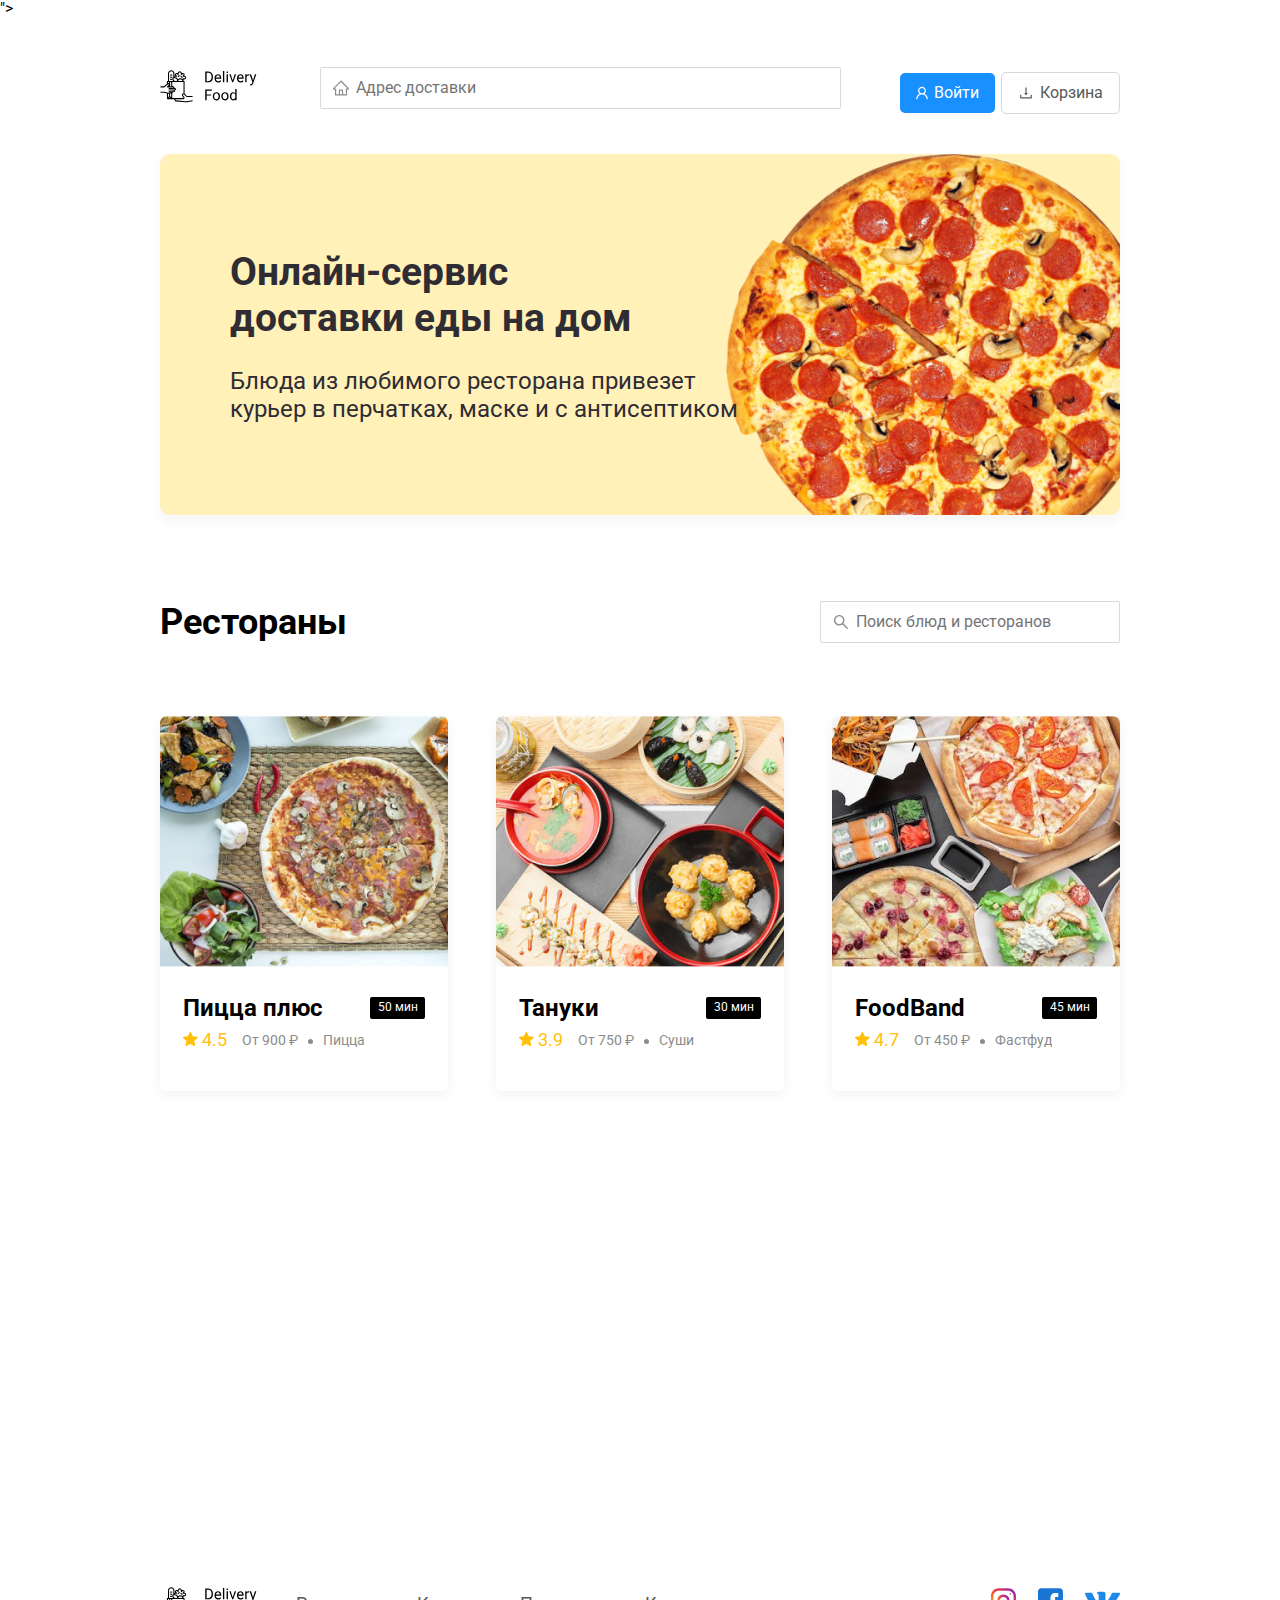
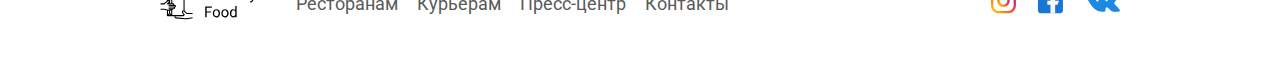
<file: index.html>
<!DOCTYPE html>
<html lang="ru">
<head>
    <meta charset="UTF-8">
    <meta name="viewport" content="width=device-width, initial-scale=1.0">
    <title>Delivery Food - доставка еды на дом</title>
    <link rel="stylesheet" href="css/normalize.css">
    <link rel="stylesheet" href="css/animate.css">
    <link rel="stylesheet" href="css/style.css">
    <link href="https://fonts.googleapis.com/css2?family=Roboto:wght@400;700&display=swap" rel="stylesheet">">
</head>
<body>
    <div class="container wow wow fadeInUp">            <!--   -->
                     <!-- Шапка сайта -->
      <header>
                     <!-- Логотип -->
         <a href="index.html" class="logo">
         <img src="img/logo.svg" alt="Logo" class="logo">
         </a>
                     <!-- Поле Адреса -->
         <input type="text" class="input address-input" placeholder="Адрес доставки">

                     <!-- БЛОК (Две кнопки "Войти" и "Корзина)" -->
         <div class="buttons">
             <button class="button button-primary">
                 <img src="img/user.svg" alt="user" class="button-icon">
                 <span class="button-text">
                    Войти
                 </span>
            </button>
             <button class="button" id="cart-button">
                 <img src="img/shopping-cart.svg" alt="shopping-cart" class="button-icon">
                 <span class="button-text" >
                    Корзина
                 </span>
             </button>
         </div>
     </header>
     <section class="promo wow fadeInUp">      <!--   -->
        <h1 class="promo-title">Онлайн-сервис <br>доставки еды на дом</h1>
        <p class="promo-text">Блюда из любимого ресторана привезет курьер в перчатках, маске и с антисептиком</p>
     </section>
     
     <section class="restaurants">
         <div class="section-heading">
             <h2 class="section-title">Рестораны</h2>
             <input type="text" class="input input-search" placeholder="Поиск блюд и ресторанов">
         </div>
         <div class="cards">
             <a href="#" class="card wow fadeInUp">
                 <img src="img/image.png" alt="image" class="card-image">
                 <div class="card-text">
                     <div class="card-heading">
                         <h3 class="card-title">Пицца плюс</h3>
                         <span class="card-tag tag">50 мин</span>
                     </div>
                     <div class="car-info">
                         <div class="rating">
                            <img src="img/star.svg" alt="rating" class="rating-star"> 
                            4.5
                           </div>
                         <div class="price">От 900 ₽</div>
                         <div class="category">Пицца</div>
                     </div>
                     <!-- /.car-info -->
                 </div>
                 <!-- /.card-text -->
                </a>
             <!-- /.card -->

             <a href="tanyki.html" class="card wow fadeInUp" data-wow-delay="0.2s">
                <img src="img/tanyki.png" alt="image" class="card-image">
                <div class="card-text">
                    <div class="card-heading">
                        <h3 class="card-title">Тануки</h3>
                        <span class="card-tag tag">30 мин</span>
                    </div>
                    <div class="car-info">
                            <div class="rating">
                            <img src="img/star.svg" alt="rating" class="rating-star"> 
                            3.9
                           </div>
                        <div class="price">От 750 ₽</div>
                        <div class="category">Суши</div>
                    </div>
                    <!-- /.car-info -->
                </div>
                <!-- /.card-text -->
            </a>
            <!-- /.card -->

            <a href="#" class="card wow fadeInUp" data-wow-delay="0.4s">
                <img src="img/foodBand.png" alt="image" class="card-image">
                <div class="card-text">
                    <div class="card-heading">
                        <h3 class="card-title">FoodBand</h3>
                        <span class="card-tag tag">45 мин</span>
                     </div>
                        <div class="car-info">
                          <div class="rating">
                            <img src="img/star.svg" alt="rating" class="rating-star"> 
                            4.7
                           </div>
                            <div class="price">От 450 ₽</div>
                            <div class="category">Фастфуд</div>
                         </div>
                    <!-- /.car-info -->
                </div>
                <!-- /.card-text -->
            </a>
            <!-- /.card -->

            <a href="#" class="card wow fadeInUp">
                <img src="img/Pizza_two.png" alt="image" class="card-image">
                <div class="card-text">
                     <div class="card-heading">
                        <h3 class="card-title">Жадина-пицца</h3>
                        <span class="card-tag tag">120 мин</span>
                    </div>
                    <div class="car-info">
                        <div class="rating">
                            <img src="img/star.svg" alt="rating" class="rating-star"> 
                            5.0
                           </div>
                        <div class="price">От 1300 ₽</div>
                        <div class="category">Пицца</div>
                    </div>
                    <!-- /.car-info -->
                </div>
                <!-- /.card-text -->
            </a>
            <!-- /.card -->

            <a href="#" class="card wow fadeInUp" data-wow-delay="0.2s">
                <img src="img/food.png" alt="image" class="card-image">
                <div class="card-text">
                     <div class="card-heading">
                        <h3 class="card-title">Точка еды</h3>
                        <span class="card-tag tag">50 мин</span>
                    </div>
                    <div class="car-info">
                          <div class="rating">
                            <img src="img/star.svg" alt="rating" class="rating-star"> 
                            4.7
                           </div>
                        <div class="price">От 600 ₽</div>
                        <div class="category">Пицца</div>
                    </div>
                    <!-- /.car-info -->
                </div>
                <!-- /.card-text -->
            </a>
            <!-- /.card -->

            <a href="#" class="card wow fadeInUp" data-wow-delay="0.4s">
                <img src="img/PizzaBurger.png" alt="image" class="card-image">
                <div class="card-text">
                    <div class="card-heading">
                        <h3 class="card-title">PizzaBurger</h3>
                        <span class="card-tag tag">70 мин</span>
                    </div>
                    <div class="car-info">
                          <div class="rating">
                         <img src="img/star.svg" alt="rating" class="rating-star"> 
                         4.8
                        </div>
                        <div class="price">От 1600 ₽</div>
                        <div class="category">Пицца</div>
                    </div>
                    <!-- /.car-info -->
                </div>
                <!-- /.card-text -->
            </a>
            <!-- /.card -->

         </div>
         <!-- /.cards -->
     </section> 
    </div>
    <footer class="footer">
        <div class="container">
            <div class="footer-block">
                <img src="img/logo.svg" alt="logo" class="logo foter-logo">
                <nav class="footer-nav">
                    <a href="#" class="footer-link">Ресторанам </a>
                    <a href="#" class="footer-link">Курьерам </a>
                    <a href="#" class="footer-link">Пресс-центр</a>
                    <a href="#" class="footer-link">Контакты</a>
                </nav>
                <div class="social-links">
                    <a href="#" class="social-link"><img src="img/inst.svg" alt="instagram"></a>
                    <a href="#" class="social-link"><img src="img/fase.svg" alt="facebook"></a>
                    <a href="#" class="social-link"><img src="img/vk.svg" alt="vk"></a>
                </div>
            </div>
        </div>
    </footer>
    <div class="modal">
        <div class="modal-dialog">
            <div class="modal-header">
                <h3 class="modal-title">Корзина</h3>
                <button class="close">&times;</button>
            </div>
            <!-- /.modal-header -->
            <div class="modal-bady">
                <div class="food-row">
                    <span class="food-name">Ролл угорь стандарт</span>
                    <strong class="food-price">250 ₽</strong>
                    <div class="food-counter">
                        <button class="counter-button">-</button>
                        <span class="counter">1</span>
                        <button class="counter-button">+</button>
                    </div>
                </div>
                <!-- /.foods-row -->
                <div class="food-row">
                    <span class="food-name">Ролл угорь стандарт</span>
                    <strong class="food-price">250 ₽</strong>
                    <div class="food-counter">
                        <button class="counter-button">-</button>
                        <span class="counter">1</span>
                        <button class="counter-button">+</button>
                    </div>
                </div>
                <!-- /.foods-row -->
                <div class="food-row">
                    <span class="food-name">Ролл угорь стандарт</span>
                    <strong class="food-price">250 ₽</strong>
                    <div class="food-counter">
                        <button class="counter-button">-</button>
                        <span class="counter">1</span>
                        <button class="counter-button">+</button>
                    </div>
                </div>
                <!-- /.foods-row -->
                <div class="food-row">
                    <span class="food-name">Ролл угорь стандарт</span>
                    <strong class="food-price">250 ₽</strong>
                    <div class="food-counter">
                        <button class="counter-button">-</button>
                        <span class="counter">1</span>
                        <button class="counter-button">+</button>
                    </div>
                </div>
                <!-- /.foods-row -->
                <div class="food-row">
                    <span class="food-name">Ролл угорь стандарт</span>
                    <strong class="food-price">250 ₽</strong>
                    <div class="food-counter">
                        <button class="counter-button">-</button>
                        <span class="counter">1</span>
                        <button class="counter-button">+</button>
                    </div>
                </div>
                <!-- /.foods-row -->
            </div>
            <!-- /.modal-bady -->
            <div class="modal-footer">
                <span class="pricetag">1250 ₽</span>
                <div class="footer-buttons">
                    <button class="button-pri">Оформить заказ</button>
                    <button class="button">Отмена</button>
                </div>
            </div>
            <!-- /.modal-footer -->
        </div>
        <!-- /.modal-dialog -->
    </div>
    <script src="js/wow.min.js"></script>
    <script src="js/main.js"></script>
</body>
</html>
</file>
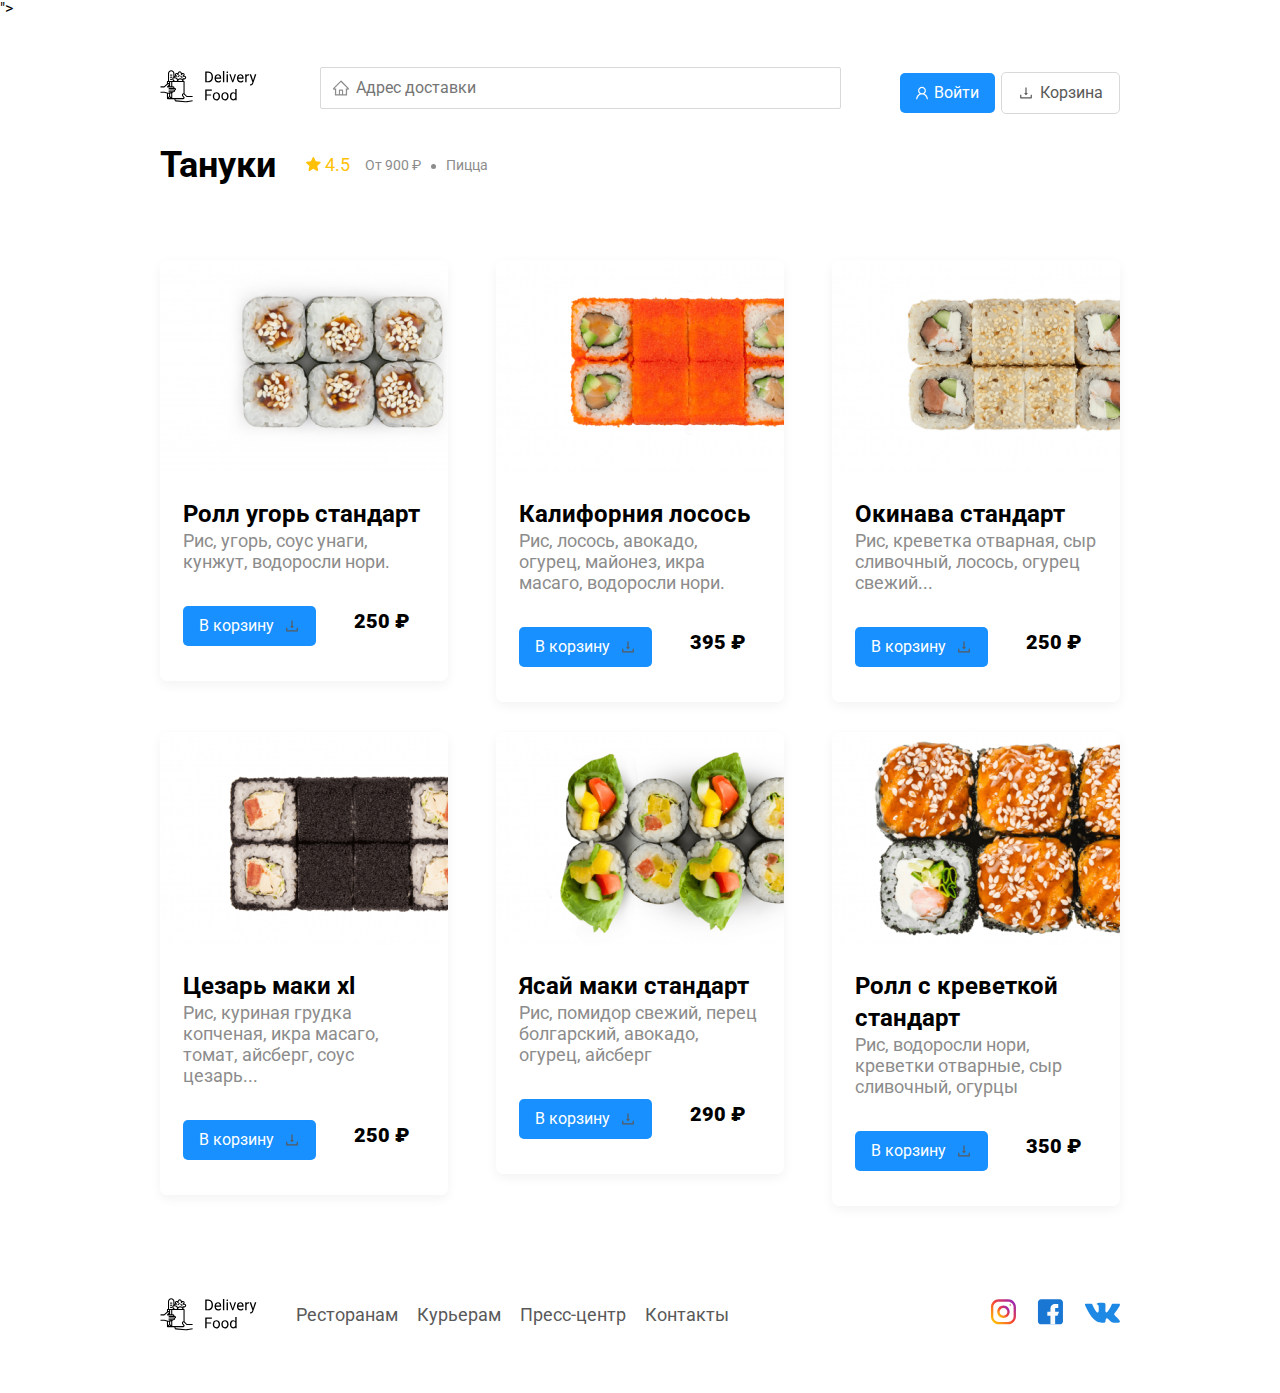
<file: tanyki.html>
<!DOCTYPE html>
<html lang="ru">
<head>
    <meta charset="UTF-8">
    <meta name="viewport" content="width=device-width, initial-scale=1.0">
    <title>Тануки - доставка еды на дом</title>
    <link rel="stylesheet" href="css/normalize.css">
    <link rel="stylesheet" href="css/animate.css">
    <link rel="stylesheet" href="css/style.css">
    <link href="https://fonts.googleapis.com/css2?family=Roboto:wght@400;700&display=swap" rel="stylesheet">">
</head>
<body>
    <div class="container">
                     <!-- Шапка сайта -->
      <header>
                     <!-- Логотип -->
                        <a href="index.html" class="logo">
                        <img src="img/logo.svg" alt="Logo" class="logo">
                        </a>
                     <!-- Поле Адреса -->
         <input type="text" class="input address-input" placeholder="Адрес доставки">
                     <!-- БЛОК (Две кнопки "Войти" и "Корзина)" -->
         <div class="buttons">
             <button class="button button-primary">
                 <img src="img/user.svg" alt="user" class="button-icon">
                 <span class="button-text">
                    Войти
                 </span>
            </button>
             <button class="button" id="cart-button">
                 <img src="img/shopping-cart.svg" alt="shopping-cart" class="button-icon">
                 <span class="button-text">
                    Корзина
                 </span>
             </button>
         </div>
     </header>
     <section class="restaurants">
         <div class="section-heading">
             <h2 class="section-title">Тануки</h2>
             <div class="car-info">
                <div class="rating">
                   <img src="img/star.svg" alt="rating" class="rating-star"> 
                   4.5
                  </div>
                <div class="price">От 900 ₽</div>
                <div class="category">Пицца</div>
            </div>
            <!-- /.car-info -->
         </div>
         <div class="cards">
             <div class="card wow fadeInUp">
                 <img src="img/tanuki/1.png" alt="image" class="card-image">
                 <div class="card-text">
                     <div class="card-heading">
                         <h3 class="card-title card-title-reg">Ролл угорь стандарт</h3>
                     </div>
                     <div class="car-info">
                         <div class="ingredients">Рис, угорь, соус унаги, кунжут, водоросли нори.</div>
                     </div>
                     <!-- /.car-info -->
                     <div class="card-buttons">
                         <button class="button button-primary">
                             <span class="button-card-text">В корзину</span>
                             <img src="/img/shopping-cart.svg" alt="" class="button-card-image">
                         </button>
                         <div class="card-price-bold">
                             <strong>250 ₽</strong>
                         </div>
                     </div>
                 </div>
                 <!-- /.card-text -->
             </div>
             <!-- /.card -->

             <div class="card wow fadeInUp" data-wow-delay="0.2s">
                <img src="img/tanuki/2.png" alt="image" class="card-image">
                <div class="card-text">
                    <div class="card-heading">
                        <h3 class="card-title card-title-reg">Калифорния лосось</h3>
                    </div>
                    <div class="car-info">
                        <div class="ingredients">Рис, лосось, авокадо, огурец, майонез, икра масаго, водоросли нори.</div>
                    </div>
                    <!-- /.car-info -->
                    <div class="card-buttons">
                        <button class="button button-primary">
                            <span class="button-card-text">В корзину</span>
                            <img src="/img/shopping-cart.svg" alt="" class="button-card-image">
                        </button>
                        <div class="card-price-bold">
                            <strong>395 ₽</strong>
                        </div>
                    </div>
                </div>
                <!-- /.card-text -->
            </div>
            <!-- /.card -->

            <div class="card wow fadeInUp" data-wow-delay="0.4s">
                <img src="img/tanuki/3.png" alt="image" class="card-image">
                <div class="card-text">
                    <div class="card-heading">
                        <h3 class="card-title card-title-reg">Окинава стандарт</h3>
                    </div>
                    <div class="car-info">
                        <div class="ingredients"> Рис, креветка отварная, сыр сливочный, лосось, огурец свежий...</div>
                    </div>
                    <!-- /.car-info -->
                    <div class="card-buttons">
                        <button class="button button-primary">
                            <span class="button-card-text">В корзину</span>
                            <img src="/img/shopping-cart.svg" alt="" class="button-card-image">
                        </button>
                        <div class="card-price-bold">
                            <strong>250 ₽</strong>
                        </div>
                    </div>
                </div>
                <!-- /.card-text -->
            </div>
            <!-- /.card -->

            <div class="card wow fadeInUp">
                <img src="img/tanuki/4.png" alt="image" class="card-image">
                <div class="card-text">
                    <div class="card-heading">
                        <h3 class="card-title card-title-reg">Цезарь маки хl</h3>
                    </div>
                    <div class="car-info">
                        <div class="ingredients">Рис, куриная грудка копченая, икра масаго, томат, айсберг, соус цезарь...</div>
                    </div>
                    <!-- /.car-info -->
                    <div class="card-buttons">
                        <button class="button button-primary">
                            <span class="button-card-text">В корзину</span>
                            <img src="/img/shopping-cart.svg" alt="" class="button-card-image">
                        </button>
                        <div class="card-price-bold">
                            <strong>250 ₽</strong>
                        </div>
                    </div>
                </div>
                <!-- /.card-text -->
            </div>
            <!-- /.card -->

            <div class="card wow fadeInUp" data-wow-delay="0.2s">
                <img src="img/tanuki/5.png" alt="image" class="card-image">
                <div class="card-text">
                    <div class="card-heading">
                        <h3 class="card-title card-title-reg">Ясай маки стандарт</h3>
                    </div>
                    <div class="car-info">
                        <div class="ingredients">Рис, помидор свежий, перец болгарский, авокадо, огурец, айсберг</div>
                    </div>
                    <!-- /.car-info -->
                    <div class="card-buttons">
                        <button class="button button-primary">
                            <span class="button-card-text">В корзину</span>
                            <img src="/img/shopping-cart.svg" alt="" class="button-card-image">
                        </button>
                        <div class="card-price-bold">
                            <strong>290 ₽</strong>
                        </div>
                    </div>
                </div>
                <!-- /.card-text -->
            </div>
            <!-- /.card -->

            <div class="card wow fadeInUp" data-wow-delay="0.4s">
                <img src="img/tanuki/6.png" alt="image" class="card-image">
                <div class="card-text">
                    <div class="card-heading">
                        <h3 class="card-title card-title-reg">Ролл с креветкой стандарт</h3>
                    </div>
                    <div class="car-info">
                        <div class="ingredients">Рис, водоросли нори, креветки отварные, сыр сливочный, огурцы</div>
                    </div>
                    <!-- /.car-info -->
                    <div class="card-buttons">
                        <button class="button button-primary">
                            <span class="button-card-text">В корзину</span>
                            <img src="/img/shopping-cart.svg" alt="" class="button-card-image">
                        </button>
                        <div class="card-price-bold">
                            <strong>350 ₽</strong>
                        </div>
                    </div>
                </div>
                <!-- /.card-text -->
            </div>
            <!-- /.card -->

         </div>
         <!-- /.cards -->
     </section> 
    </div>
    <footer class="footer">
        <div class="container">
            <div class="footer-block">
                <img src="img/logo.svg" alt="logo" class="logo foter-logo">
                <nav class="footer-nav">
                    <a href="#" class="footer-link">Ресторанам </a>
                    <a href="#" class="footer-link">Курьерам </a>
                    <a href="#" class="footer-link">Пресс-центр</a>
                    <a href="#" class="footer-link">Контакты</a>
                </nav>
                <div class="social-links">
                    <a href="#" class="social-link"><img src="img/inst.svg" alt="instagram"></a>
                    <a href="#" class="social-link"><img src="img/fase.svg" alt="facebook"></a>
                    <a href="#" class="social-link"><img src="img/vk.svg" alt="vk"></a>
                </div>
            </div>
        </div>
    </footer>

    <div class="modal">
        <div class="modal-dialog">
            <div class="modal-header">
                <h3 class="modal-title">Корзина</h3>
                <button class="close">&times;</button>
            </div>
            <!-- /.modal-header -->
            <div class="modal-bady">
                <div class="food-row">
                    <span class="food-name">Ролл угорь стандарт</span>
                    <strong class="food-price">250 ₽</strong>
                    <div class="food-counter">
                        <button class="counter-button">-</button>
                        <span class="counter">1</span>
                        <button class="counter-button">+</button>
                    </div>
                </div>
                <!-- /.foods-row -->
                <div class="food-row">
                    <span class="food-name">Ролл угорь стандарт</span>
                    <strong class="food-price">250 ₽</strong>
                    <div class="food-counter">
                        <button class="counter-button">-</button>
                        <span class="counter">1</span>
                        <button class="counter-button">+</button>
                    </div>
                </div>
                <!-- /.foods-row -->
                <div class="food-row">
                    <span class="food-name">Ролл угорь стандарт</span>
                    <strong class="food-price">250 ₽</strong>
                    <div class="food-counter">
                        <button class="counter-button">-</button>
                        <span class="counter">1</span>
                        <button class="counter-button">+</button>
                    </div>
                </div>
                <!-- /.foods-row -->
                <div class="food-row">
                    <span class="food-name">Ролл угорь стандарт</span>
                    <strong class="food-price">250 ₽</strong>
                    <div class="food-counter">
                        <button class="counter-button">-</button>
                        <span class="counter">1</span>
                        <button class="counter-button">+</button>
                    </div>
                </div>
                <!-- /.foods-row -->
                <div class="food-row">
                    <span class="food-name">Ролл угорь стандарт</span>
                    <strong class="food-price">250 ₽</strong>
                    <div class="food-counter">
                        <button class="counter-button">-</button>
                        <span class="counter">1</span>
                        <button class="counter-button">+</button>
                    </div>
                </div>
                <!-- /.foods-row -->
            </div>
            <!-- /.modal-bady -->
            <div class="modal-footer">
                <span class="pricetag">1250 ₽</span>
                <div class="footer-buttons">
                    <button class="button-pri">Оформить заказ</button>
                    <button class="button">Отмена</button>
                </div>
            </div>
            <!-- /.modal-footer -->
        </div>
        <!-- /.modal-dialog -->
    </div>
    <script src="js/wow.min.js"></script>
    <script src="js/main.js"></script>
</body>
</html>
</file>
<file: css/style.css>
*{
    box-sizing: border-box;
}

body {
    font-family: 'Roboto', sans-serif;
}

.container {
    max-width: 1200px;
    margin: auto;
}

header {
    margin-top: 44px;
    display: flex;
    align-items: center;
    justify-content: space-between;
}

.input {
    background: #FFFFFF;
    border: 1px solid #D9D9D9;
    border-radius: 2px;
    font-size: 16px;
    line-height: 24px;
    padding: 8px;
    background-repeat: no-repeat;
    background-position: left 11px center;
    padding-left: 35px;
}

.address-input {
    flex: 0.8;
    background-image: url(../img/home.svg);
    background-repeat: no-repeat;
    background-position: left 11px center;
    padding-left: 35px;
}

.input-search {
    background-image: url(../img/search.svg);
    width: 300px;
    margin-left: auto;
}

.buttons {
    display: flex;
    align-items: center;
}

.button {
    display: flex;
    align-items: center;
    padding: 8px 16px;
    background: #FFFFFF;
    border: 1px solid #D9D9D9;
    box-sizing: border-box;
    box-shadow: 0px 0px 2px rgba(0, 0, 0, 0.0015);
    border-radius: 2px; 
    color: #595959;
    font-size: 16px;
    line-height: 24px;
}

.button-card-text {
    margin-right: 10px;
}




.button-primary {
    margin-right: 6px;
    background: #1890FF;
    border: 1px #1890FF ;
    color: #FFFFFF;
}

.button-icon {
    margin-right: 6px;
}

.promo {
    margin-bottom: 56px;
    margin-top: 40px;
    box-shadow: 0px 7px 12px rgba(158, 158, 163, 0.1);
    background: #FFF1B8 url(../img/promo-image.png) no-repeat top right -36px / 399px; 
    border-radius: 10px;
    padding: 68px 70px;
}

.promo-title {
    font-style: normal;
    font-weight: bold;
    font-size: 39px;
    line-height: 46px;
    color: #302C34;
}

.promo-text {
    max-width: 538px;
    font-style: normal;
    font-weight: normal;
    font-size: 24px;
    line-height: 28px;
    color: #302C34;

}

.section-heading {
    margin-bottom: 44px;
    display: flex;
    align-items: center;
}

.section-title {
    font-style: normal;
    font-weight: bold;
    font-size: 36px;
    line-height: 42px;
    color: #000000;
    margin-right: 30px;
}

.cards {
    justify-content: space-between;
    align-items: flex-start;
    display: flex;
    flex-wrap: wrap;
}

.card {
    background: #FFFFFF;
    box-shadow: 0px 4px 12px rgba(0, 0, 0, 0.05);
    border-radius: 7px;
    overflow: hidden;
    margin-bottom: 30px;
    flex-basis: 30%;
    text-decoration: none;
}

    .card-image {
    width: 384;
    height: 250;
    object-fit: cover;
}

.card-text {
    padding-top: 20px;
    padding-bottom: 35px;
    padding-left: 23px;
    padding-right: 23px;
}

.card-heading {
    display: flex;
    align-items: center;
    justify-content: space-between;
}

.card-title {
    margin: 0;
    font-style: normal;
    font-weight: bold;
    font-size: 24px;
    line-height: 32px;
    color: #000000;
}

.card-title-reg {
    font-weight: 300px;
}

.card-tag {
    border-radius: 2px;
    text-align: center;
    width: 55px;
    height: 22px;
    background-color: black;
    color: #FFFFFF;
    font-style: normal;
    font-weight: normal;
    font-size: 12px;
    line-height: 20px;
}

.car-info {
    display: flex;
    align-items: center;
}

.card-buttons {
    display: flex;
    align-items: center;
    margin-top: 24px;
}

.card-price-bold {
    margin-left: 32px;
    font-style: normal;
    font-weight: bold;
    font-size: 20px;
    line-height: 32px;
    color: #000000;

}

.rating {
    margin-right: 26px;
    font-size: 18px;
    line-height: 32px;  
    color: #FFC107;
}

.price, .category {
    font-style: normal;
    font-weight: normal;
    font-size: 18px;
    line-height: 32px;
    color: #8C8C8C;
}

.price {
    margin-right: 10px;
}

.ingredients {
    font-style: normal;
    font-weight: normal;
    font-size: 18px;
    line-height: 21px;
    color: #8C8C8C;
}

.category {
    text-overflow: ellipsis;
    overflow: hidden;
    white-space: nowrap;
    max-width: 150px;
}

.price::after {
    content:"";
    width: 5px;
    height: 5px;
    background-color: #8C8C8C;
    display: inline-block;
    vertical-align: middle;
    border-radius: 50%;
    margin-left: 10px;
}

.footer {
   padding: 60px 0;
}

.footer-block {
    display: flex;
    align-items: center;
    justify-content: space-between;
}

.footer-nav {
    margin-right: auto;
    margin-left: 35px;
}

.footer-link {
    display: inline-block;
    font-style: normal;
    font-weight: normal;
    font-size: 18px;
    line-height: 21px;
    color: #595959;
    text-decoration: none;
}

.footer-link:not(:last-child) {
    margin-right: 15px;
}

.social-links {
    display: flex;
    align-items: center;
}

.social-link:not(:last-child) {
    margin-right: 21px;
}

.modal {
    position: fixed;
    left: 0;
    top: 0;
    width: 100%;
    height: 100%;
    background: rgba(0, 0, 0, 0.4);
    display: none;
}

.is-open {
    display: flex;
}

.modal-dialog {
    max-width: 780px;
    width: 95%;
    background: #FFFFFF;
    border-radius: 5px;
    margin: auto;
    padding: 40px 45px;;
}

.modal-header {
    display: flex;
    align-items: center;
    justify-content: space-between;
    margin-bottom: 45px;
}

.modal-title {
    margin: 0px;
    font-weight: bold;
    font-size: 36px;
    line-height: 42px;
}

.close {
    font-size: 36px;
    border: none;
    background: transparent;
}

.food-row {
    display: flex;
    align-items: flex-start;
    justify-content: space-between;
    padding-bottom: 8px;
    border-bottom: 1px solid  #D9D9D9;
    margin-bottom: 15px;
}

.food-name {
    font-weight: normal;
    font-size: 18px;
    line-height: 32px;
}

.food-price {
    margin-left: auto;
    margin-right: 47px;
    font-weight: bold;
    font-size: 20px;
    line-height: 32px;
}

.food-counter {
    display: flex;
    align-items: center;
}

.counter-button {
    align-items: center;
    justify-content: space-between;
    width: 39px;
    height: 32px;
    background: #FFFFFF;
    border: 1px solid #40A9FF;
    box-sizing: border-box;
    border-radius: 2px;
    font-weight: normal;
    font-size: 14px;
    line-height: 22px;  
    color: #40A9FF;
}

.counter {
    font-size: 16px;
    line-height: 24px;
    margin-left: 10px;
    margin-right: 10px;
}

.modal-footer {
    display: flex;
    align-items: center;
    justify-content: space-between;
}

.footer-buttons {
    display: flex;
    align-items: center;
    height: 30px;
}

.footer-buttons {
    width: 149px;
    height: 40px;
    margin-right: 50px;
    border-radius: 5px;
    
}

.button-pri {
    margin-top: 10px;
    margin-right: 18px;
    color: #FFFFFF;
    background: #1890FF;
    border: 1px #1890FF ;
    border-radius: 5px;
}

.button {
    margin-top: 10px;
    border-radius: 5px;
}

.pricetag {
    margin-top: 10px;
    background: #262626;
    border-radius: 5px;
    color: #FFFFFF;
    padding: 15px 20px;
    font-size: 20px;
    line-height: 23px;
}

@media (max-width: 1366px) {
    .container {
        max-width: 960px;
    }

    .promo {
        background-size: 430px;
    }

    .rating {
        margin-right: 15px;
    }

    .category, .price {
        font-size: 14px;
    } 

}

@media (max-width: 992px) {
    .container {
        max-width: 750px;
    }

    .promo {
        padding: 50px;
        background-size:300px;
        background-position: center right  -50px;
    }

    .promo-text {
        font-size: 18px;
        max-width: 400px;
    }

    .card {
        flex-basis: 49%;
    }

    .footer-link {
        font-size: 16px;
    }

}

@media (max-width:768px) {
    .container {
        max-width: 560px;
    }

    .car-info{
        flex-wrap: wrap;
    }

    .rating {
        flex-basis: 100%;
    }

    .card-title {
        font-size: 18px;
    }

    .promo {
        background-size: 330px;
        background-position: bottom 50px right -200px;
    }

    .promo-title {
        font-size: 24px;
        line-height: 1.4;
    }

    .promo-text {
        margin-top: 0;
    }
}

@media (max-width: 578px) {
    .container {
        width: 90%;
    }

    header {
        flex-wrap: wrap;
    }

    .address-input {
        margin-top: 15px;
        order: 5;
        flex: 1;
    }

    .promo {
        background-image: none;
    }

    .promo-title {
        margin-bottom: 10px;
    }

    .section-title {
        font-size: 20px;
    }

    .card {
     flex-basis: 100%;
    }

    .card-image {
        width: 100%;
    }
}
</file>
